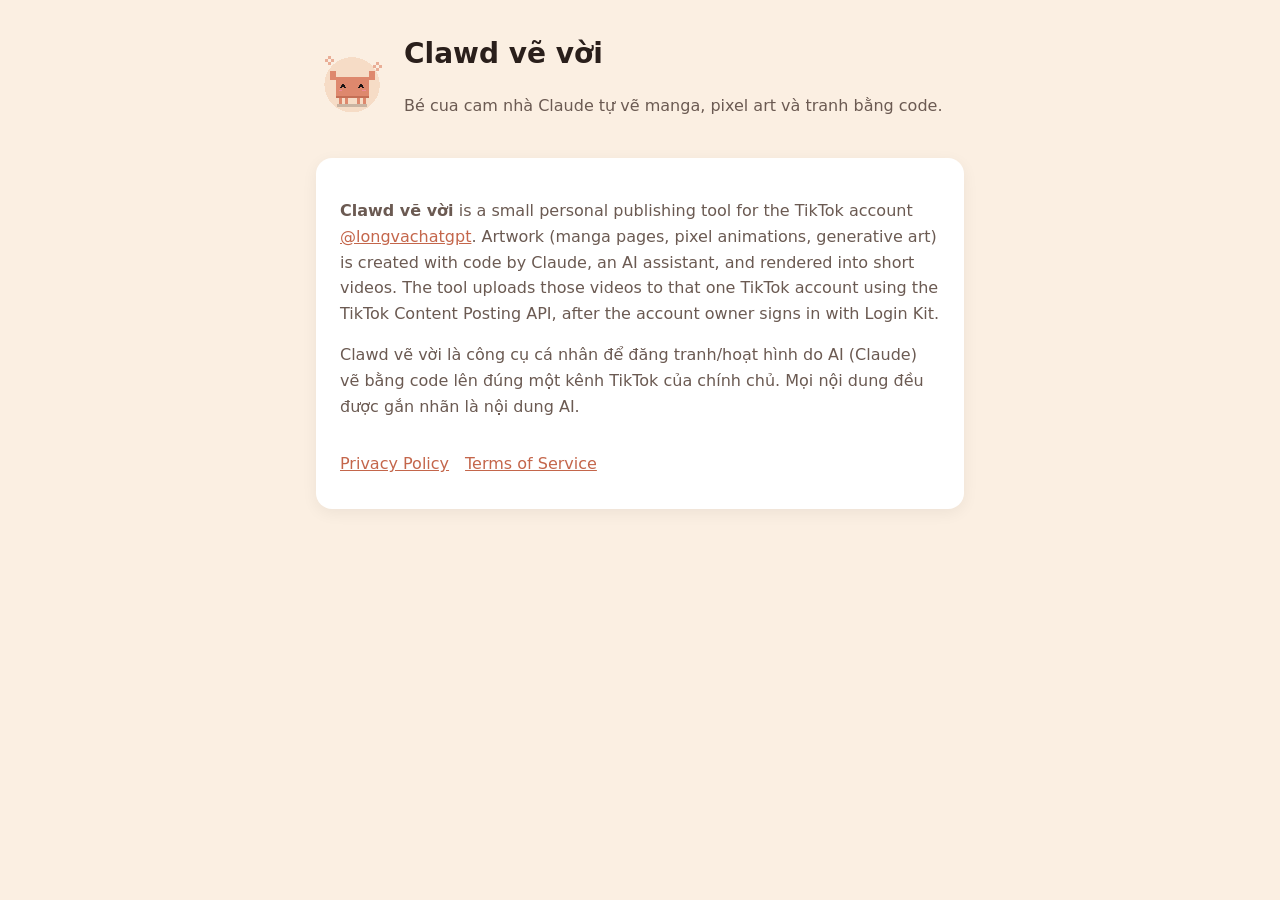
<file: index.html>
<!doctype html><html lang="vi"><head><meta charset="utf-8"><meta name="viewport" content="width=device-width,initial-scale=1">
<title>Clawd vẽ vời</title><link rel="stylesheet" href="style.css"></head><body><main>
<header><img src="icon.png" alt="Clawd"><div><h1>Clawd vẽ vời</h1><p>Bé cua cam nhà Claude tự vẽ manga, pixel art và tranh bằng code.</p></div></header>
<div class="card">
<p><b>Clawd vẽ vời</b> is a small personal publishing tool for the TikTok account <a href="https://www.tiktok.com/@longvachatgpt">@longvachatgpt</a>. Artwork (manga pages, pixel animations, generative art) is created with code by Claude, an AI assistant, and rendered into short videos. The tool uploads those videos to that one TikTok account using the TikTok Content Posting API, after the account owner signs in with Login Kit.</p>
<p>Clawd vẽ vời là công cụ cá nhân để đăng tranh/hoạt hình do AI (Claude) vẽ bằng code lên đúng một kênh TikTok của chính chủ. Mọi nội dung đều được gắn nhãn là nội dung AI.</p>
<nav><a href="privacy.html">Privacy Policy</a><a href="terms.html">Terms of Service</a></nav>
</div></main></body></html>
</file>
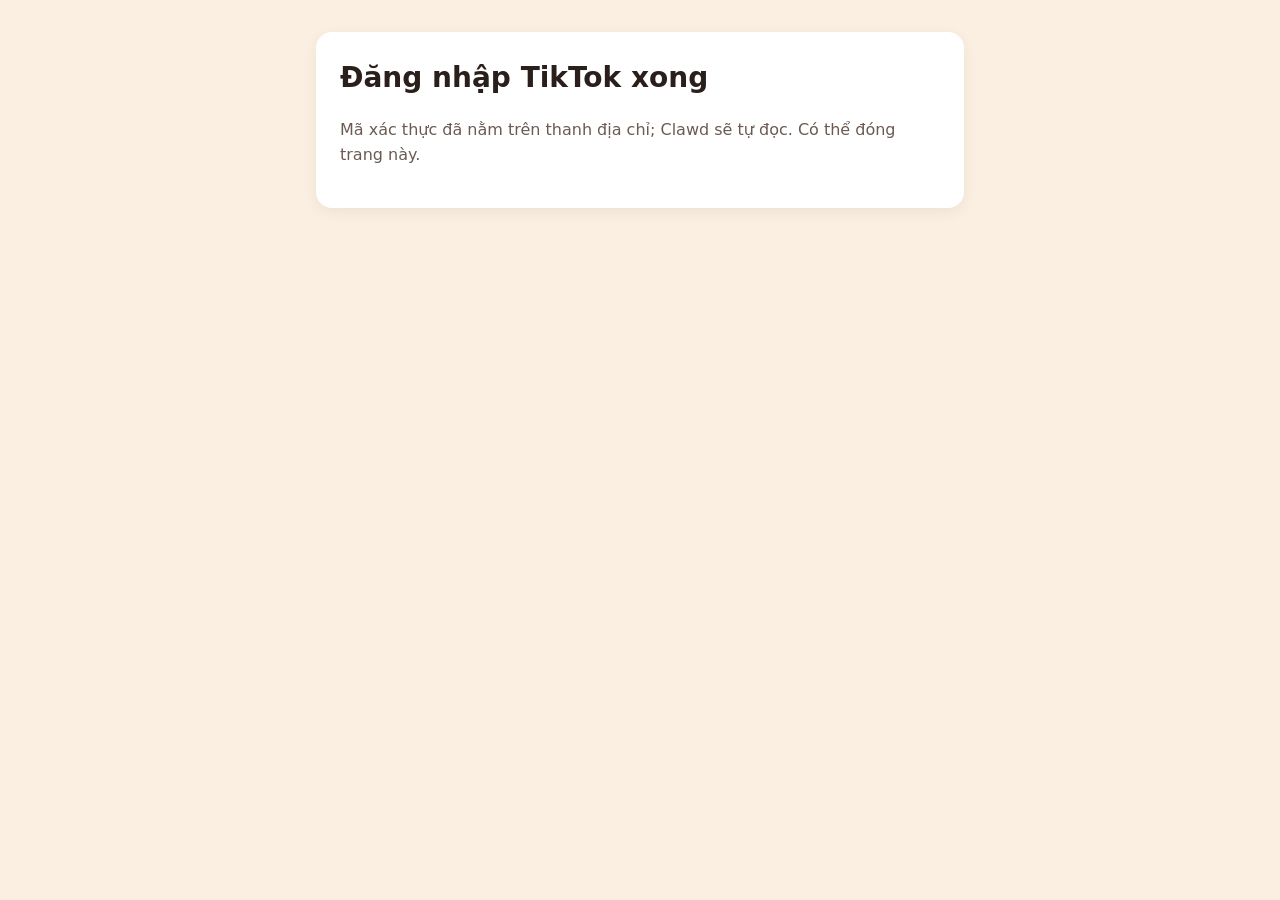
<file: callback.html>
<!doctype html><html lang="vi"><head><meta charset="utf-8"><meta name="viewport" content="width=device-width,initial-scale=1">
<title>Đăng nhập xong · Clawd vẽ vời</title><link rel="stylesheet" href="style.css"></head><body><main><div class="card">
<h1>Đăng nhập TikTok xong</h1><p>Mã xác thực đã nằm trên thanh địa chỉ; Clawd sẽ tự đọc. Có thể đóng trang này.</p>
</div></main></body></html>
</file>
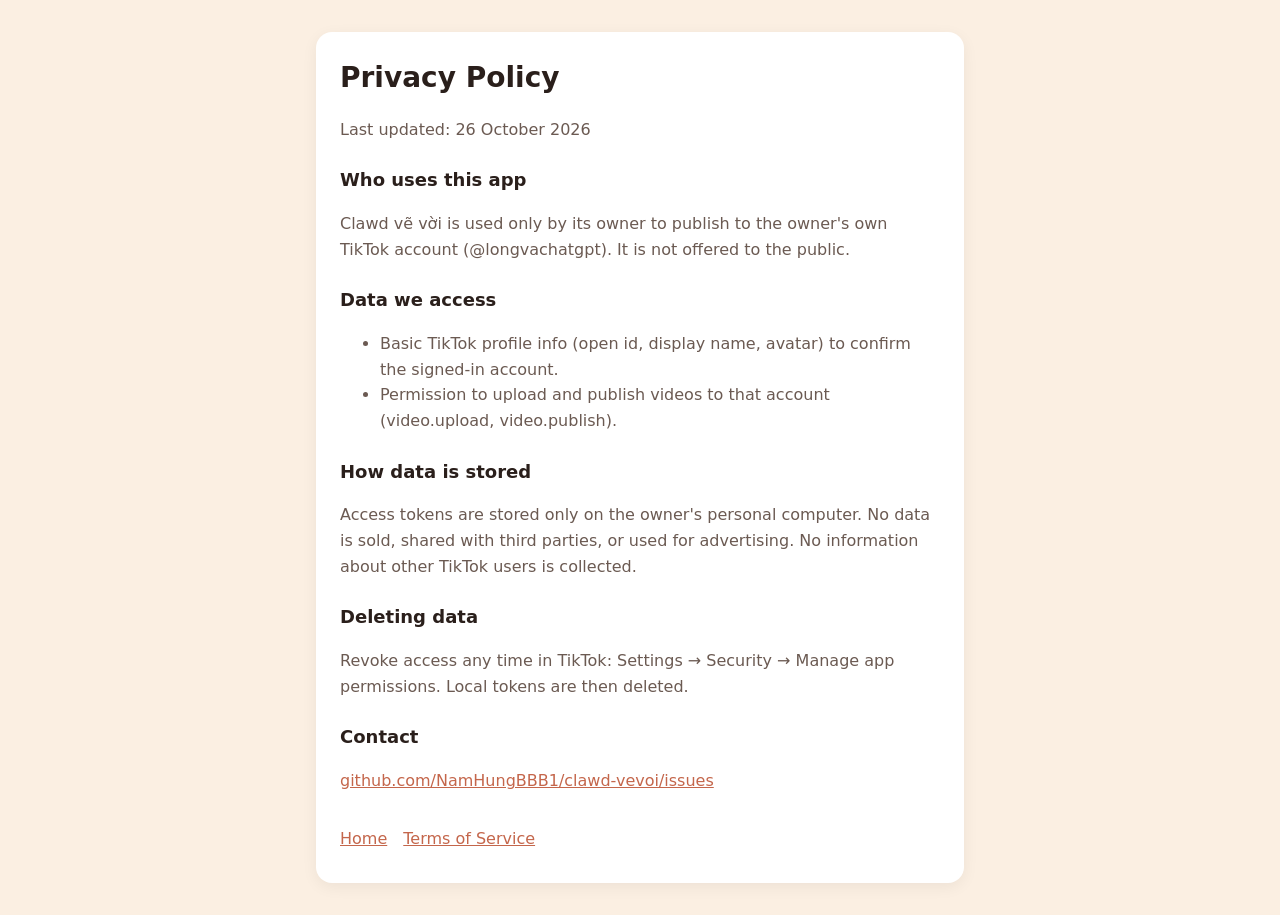
<file: privacy.html>
<!doctype html><html lang="en"><head><meta charset="utf-8"><meta name="viewport" content="width=device-width,initial-scale=1">
<title>Privacy Policy · Clawd vẽ vời</title><link rel="stylesheet" href="style.css"></head><body><main><div class="card">
<h1>Privacy Policy</h1><p>Last updated: 26 October 2026</p>
<h2>Who uses this app</h2><p>Clawd vẽ vời is used only by its owner to publish to the owner's own TikTok account (@longvachatgpt). It is not offered to the public.</p>
<h2>Data we access</h2><ul><li>Basic TikTok profile info (open id, display name, avatar) to confirm the signed-in account.</li><li>Permission to upload and publish videos to that account (video.upload, video.publish).</li></ul>
<h2>How data is stored</h2><p>Access tokens are stored only on the owner's personal computer. No data is sold, shared with third parties, or used for advertising. No information about other TikTok users is collected.</p>
<h2>Deleting data</h2><p>Revoke access any time in TikTok: Settings → Security → Manage app permissions. Local tokens are then deleted.</p>
<h2>Contact</h2><p><a href="https://github.com/NamHungBBB1/clawd-vevoi/issues">github.com/NamHungBBB1/clawd-vevoi/issues</a></p>
<nav><a href="index.html">Home</a><a href="terms.html">Terms of Service</a></nav>
</div></main></body></html>
</file>
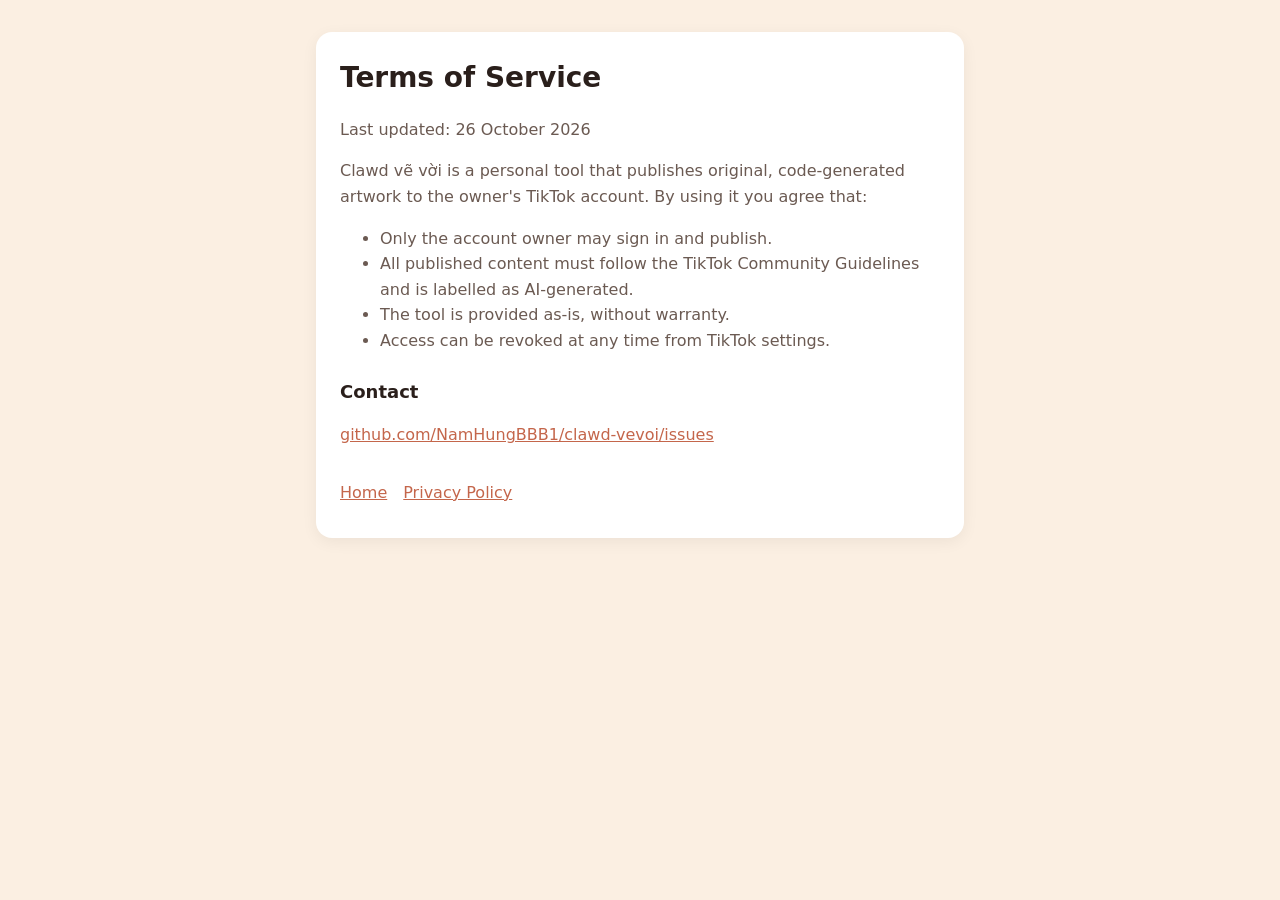
<file: terms.html>
<!doctype html><html lang="en"><head><meta charset="utf-8"><meta name="viewport" content="width=device-width,initial-scale=1">
<title>Terms of Service · Clawd vẽ vời</title><link rel="stylesheet" href="style.css"></head><body><main><div class="card">
<h1>Terms of Service</h1><p>Last updated: 26 October 2026</p>
<p>Clawd vẽ vời is a personal tool that publishes original, code-generated artwork to the owner's TikTok account. By using it you agree that:</p>
<ul><li>Only the account owner may sign in and publish.</li><li>All published content must follow the TikTok Community Guidelines and is labelled as AI-generated.</li><li>The tool is provided as-is, without warranty.</li><li>Access can be revoked at any time from TikTok settings.</li></ul>
<h2>Contact</h2><p><a href="https://github.com/NamHungBBB1/clawd-vevoi/issues">github.com/NamHungBBB1/clawd-vevoi/issues</a></p>
<nav><a href="index.html">Home</a><a href="privacy.html">Privacy Policy</a></nav>
</div></main></body></html>
</file>
<file: style.css>
:root{--bg:#fbefe2;--card:#fff;--ink:#2a1f1b;--muted:#6b5a52;--accent:#c4664b}
@media (prefers-color-scheme:dark){:root{--bg:#1d1714;--card:#2a221e;--ink:#f6ebe3;--muted:#c9b5aa;--accent:#e8957a}}
*{box-sizing:border-box}body{margin:0;background:var(--bg);color:var(--ink);font:16px/1.6 system-ui,sans-serif}
main{max-width:680px;margin:0 auto;padding:32px 16px}
.card{background:var(--card);border-radius:16px;padding:24px;box-shadow:0 4px 16px rgba(0,0,0,.06)}
header{display:flex;gap:16px;align-items:center;margin-bottom:24px}header img{width:72px;height:72px;border-radius:50%;image-rendering:pixelated}
h1{margin:0;font-size:28px}h2{font-size:18px;margin-top:24px}p,li{color:var(--muted)}a{color:var(--accent)}
nav{margin-top:24px;display:flex;gap:16px}nav a{padding:8px 0}
</file>
